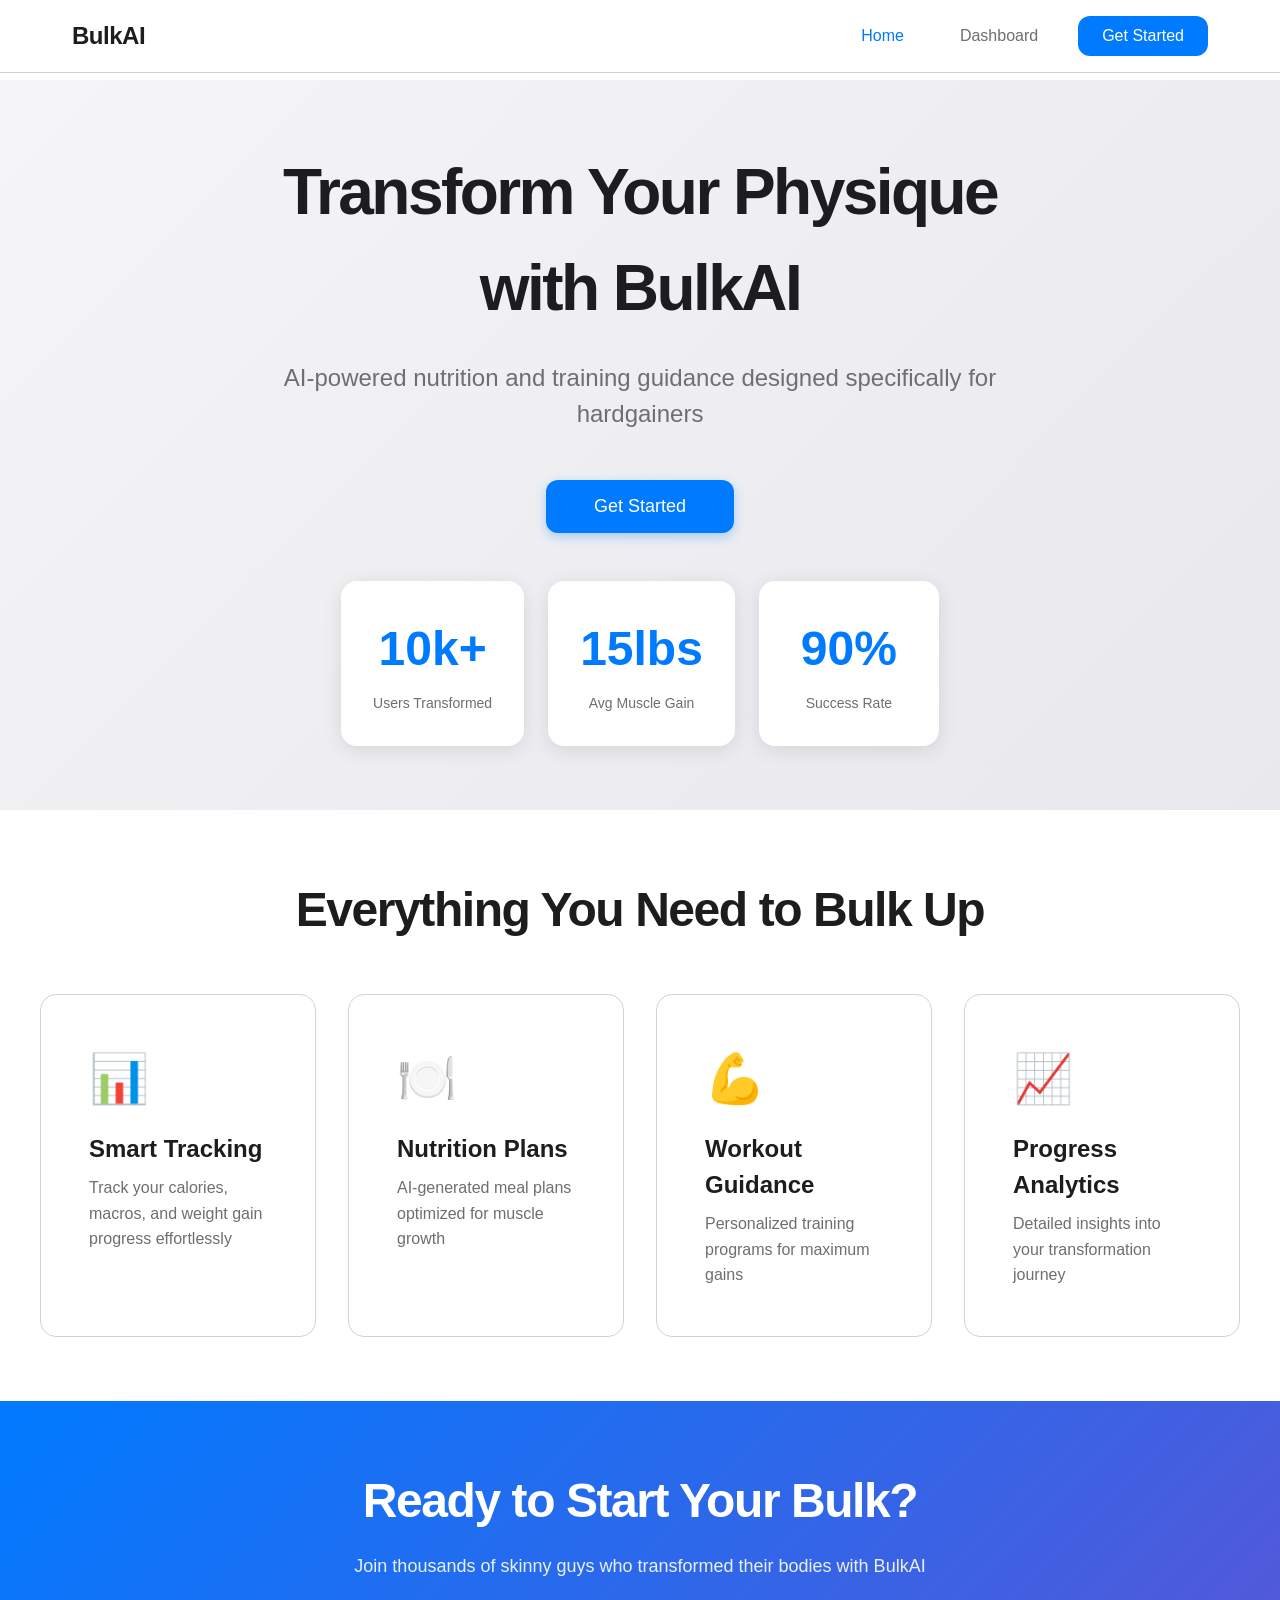
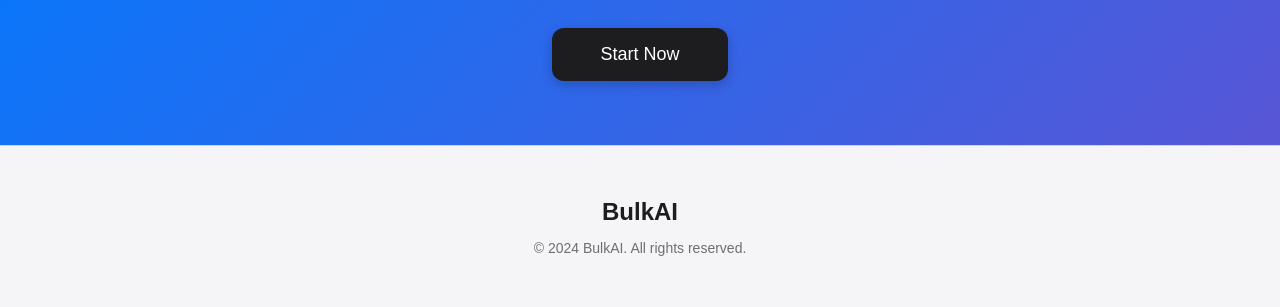
<file: index.html>
<!DOCTYPE html>
<html lang="en">
<head>
    <meta charset="UTF-8">
    <meta name="viewport" content="width=device-width, initial-scale=1.0">
    <title>BulkAI - Smart Muscle Gain for Skinny Guys</title>
    <link rel="stylesheet" href="styles.css">
</head>
<body>
    <!-- Navigation -->
    <nav class="navbar">
        <div class="nav-container">
            <div class="logo">BulkAI</div>
            <div class="nav-links">
                <a href="index.html" class="nav-link active">Home</a>
                <a href="dashboard.html" class="nav-link">Dashboard</a>
                <a href="#" class="nav-link btn-primary" id="getStartedNav">Get Started</a>
            </div>
        </div>
    </nav>

    <!-- Hero Section -->
    <section class="hero">
        <div class="hero-content fade-in">
            <h1 class="hero-title">Transform Your Physique with BulkAI</h1>
            <p class="hero-subtitle">AI-powered nutrition and training guidance designed specifically for hardgainers</p>
            <button class="cta-button" id="getStartedBtn">Get Started</button>
        </div>
        <div class="hero-visual fade-in-delayed">
            <div class="stat-card">
                <div class="stat-number">10k+</div>
                <div class="stat-label">Users Transformed</div>
            </div>
            <div class="stat-card">
                <div class="stat-number">15lbs</div>
                <div class="stat-label">Avg Muscle Gain</div>
            </div>
            <div class="stat-card">
                <div class="stat-number">90%</div>
                <div class="stat-label">Success Rate</div>
            </div>
        </div>
    </section>

    <!-- Features Section -->
    <section class="features">
        <div class="features-container">
            <h2 class="section-title">Everything You Need to Bulk Up</h2>
            <div class="features-grid">
                <div class="feature-card slide-up">
                    <div class="feature-icon">📊</div>
                    <h3 class="feature-title">Smart Tracking</h3>
                    <p class="feature-description">Track your calories, macros, and weight gain progress effortlessly</p>
                </div>
                <div class="feature-card slide-up delay-1">
                    <div class="feature-icon">🍽️</div>
                    <h3 class="feature-title">Nutrition Plans</h3>
                    <p class="feature-description">AI-generated meal plans optimized for muscle growth</p>
                </div>
                <div class="feature-card slide-up delay-2">
                    <div class="feature-icon">💪</div>
                    <h3 class="feature-title">Workout Guidance</h3>
                    <p class="feature-description">Personalized training programs for maximum gains</p>
                </div>
                <div class="feature-card slide-up delay-3">
                    <div class="feature-icon">📈</div>
                    <h3 class="feature-title">Progress Analytics</h3>
                    <p class="feature-description">Detailed insights into your transformation journey</p>
                </div>
            </div>
        </div>
    </section>

    <!-- CTA Section -->
    <section class="cta-section">
        <div class="cta-content fade-in">
            <h2 class="cta-title">Ready to Start Your Bulk?</h2>
            <p class="cta-text">Join thousands of skinny guys who transformed their bodies with BulkAI</p>
            <button class="cta-button secondary" id="startNowBtn">Start Now</button>
        </div>
    </section>

    <!-- Footer -->
    <footer class="footer">
        <div class="footer-content">
            <div class="footer-logo">BulkAI</div>
            <p class="footer-text">© 2024 BulkAI. All rights reserved.</p>
        </div>
    </footer>

    <script src="script.js"></script>
</body>
</html>
</file>
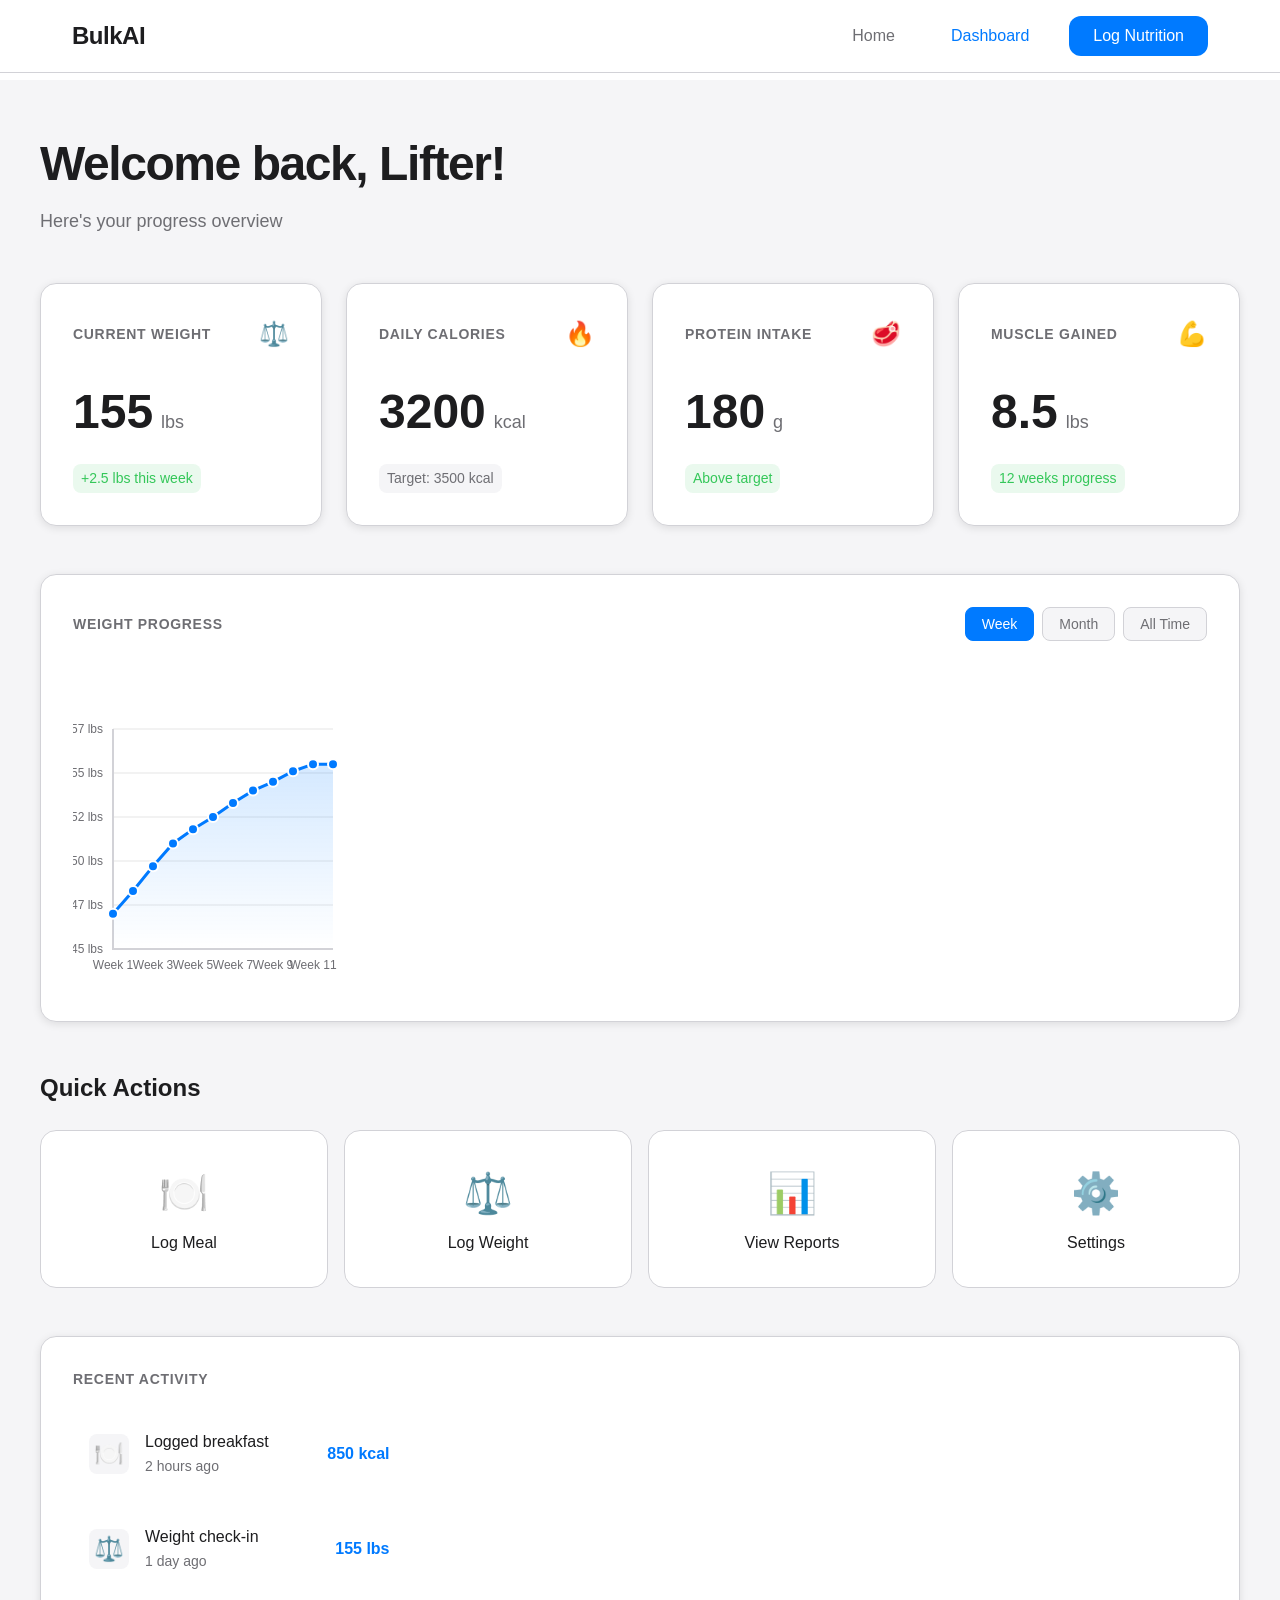
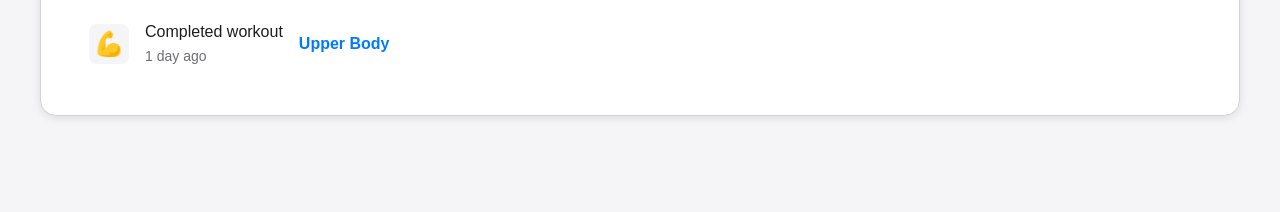
<file: dashboard.html>
<!DOCTYPE html>
<html lang="en">
<head>
    <meta charset="UTF-8">
    <meta name="viewport" content="width=device-width, initial-scale=1.0">
    <title>Dashboard - BulkAI</title>
    <link rel="stylesheet" href="styles.css">
</head>
<body>
    <!-- Navigation -->
    <nav class="navbar">
        <div class="nav-container">
            <div class="logo">BulkAI</div>
            <div class="nav-links">
                <a href="index.html" class="nav-link">Home</a>
                <a href="dashboard.html" class="nav-link active">Dashboard</a>
                <a href="nutrition.html" class="nav-link btn-primary">Log Nutrition</a>
            </div>
        </div>
    </nav>

    <!-- Dashboard Content -->
    <main class="dashboard">
        <div class="dashboard-container">
            <!-- Welcome Section -->
            <div class="dashboard-header fade-in">
                <h1 class="dashboard-title">Welcome back, Lifter!</h1>
                <p class="dashboard-subtitle">Here's your progress overview</p>
            </div>

            <!-- Stats Cards -->
            <div class="stats-grid fade-in-delayed">
                <div class="dashboard-card">
                    <div class="card-header">
                        <h3 class="card-title">Current Weight</h3>
                        <span class="card-icon">⚖️</span>
                    </div>
                    <div class="card-content">
                        <div class="metric-value" id="currentWeight">155</div>
                        <div class="metric-unit">lbs</div>
                    </div>
                    <div class="card-footer">
                        <span class="trend positive">+2.5 lbs this week</span>
                    </div>
                </div>

                <div class="dashboard-card">
                    <div class="card-header">
                        <h3 class="card-title">Daily Calories</h3>
                        <span class="card-icon">🔥</span>
                    </div>
                    <div class="card-content">
                        <div class="metric-value" id="dailyCalories">3200</div>
                        <div class="metric-unit">kcal</div>
                    </div>
                    <div class="card-footer">
                        <span class="trend neutral">Target: 3500 kcal</span>
                    </div>
                </div>

                <div class="dashboard-card">
                    <div class="card-header">
                        <h3 class="card-title">Protein Intake</h3>
                        <span class="card-icon">🥩</span>
                    </div>
                    <div class="card-content">
                        <div class="metric-value" id="proteinIntake">180</div>
                        <div class="metric-unit">g</div>
                    </div>
                    <div class="card-footer">
                        <span class="trend positive">Above target</span>
                    </div>
                </div>

                <div class="dashboard-card">
                    <div class="card-header">
                        <h3 class="card-title">Muscle Gained</h3>
                        <span class="card-icon">💪</span>
                    </div>
                    <div class="card-content">
                        <div class="metric-value" id="muscleGained">8.5</div>
                        <div class="metric-unit">lbs</div>
                    </div>
                    <div class="card-footer">
                        <span class="trend positive">12 weeks progress</span>
                    </div>
                </div>
            </div>

            <!-- Progress Chart Section -->
            <div class="chart-section slide-up">
                <div class="dashboard-card full-width">
                    <div class="card-header">
                        <h3 class="card-title">Weight Progress</h3>
                        <div class="chart-controls">
                            <button class="chart-btn active" data-period="week">Week</button>
                            <button class="chart-btn" data-period="month">Month</button>
                            <button class="chart-btn" data-period="all">All Time</button>
                        </div>
                    </div>
                    <div class="card-content">
                        <div class="chart-container">
                            <canvas id="progressChart"></canvas>
                        </div>
                    </div>
                </div>
            </div>

            <!-- Quick Actions -->
            <div class="quick-actions slide-up delay-1">
                <h2 class="section-title-small">Quick Actions</h2>
                <div class="actions-grid">
                    <a href="nutrition.html" class="action-card">
                        <div class="action-icon">🍽️</div>
                        <div class="action-title">Log Meal</div>
                    </a>
                    <div class="action-card" id="logWeightCard">
                        <div class="action-icon">⚖️</div>
                        <div class="action-title">Log Weight</div>
                    </div>
                    <div class="action-card">
                        <div class="action-icon">📊</div>
                        <div class="action-title">View Reports</div>
                    </div>
                    <div class="action-card">
                        <div class="action-icon">⚙️</div>
                        <div class="action-title">Settings</div>
                    </div>
                </div>
            </div>

            <!-- Recent Activity -->
            <div class="activity-section slide-up delay-2">
                <div class="dashboard-card full-width">
                    <div class="card-header">
                        <h3 class="card-title">Recent Activity</h3>
                    </div>
                    <div class="card-content">
                        <div class="activity-list">
                            <div class="activity-item">
                                <div class="activity-icon">🍽️</div>
                                <div class="activity-details">
                                    <div class="activity-title">Logged breakfast</div>
                                    <div class="activity-time">2 hours ago</div>
                                </div>
                                <div class="activity-value">850 kcal</div>
                            </div>
                            <div class="activity-item">
                                <div class="activity-icon">⚖️</div>
                                <div class="activity-details">
                                    <div class="activity-title">Weight check-in</div>
                                    <div class="activity-time">1 day ago</div>
                                </div>
                                <div class="activity-value">155 lbs</div>
                            </div>
                            <div class="activity-item">
                                <div class="activity-icon">💪</div>
                                <div class="activity-details">
                                    <div class="activity-title">Completed workout</div>
                                    <div class="activity-time">1 day ago</div>
                                </div>
                                <div class="activity-value">Upper Body</div>
                            </div>
                        </div>
                    </div>
                </div>
            </div>
        </div>
    </main>

    <script src="script.js"></script>
    <script src="dashboard.js"></script>
</body>
</html>
</file>
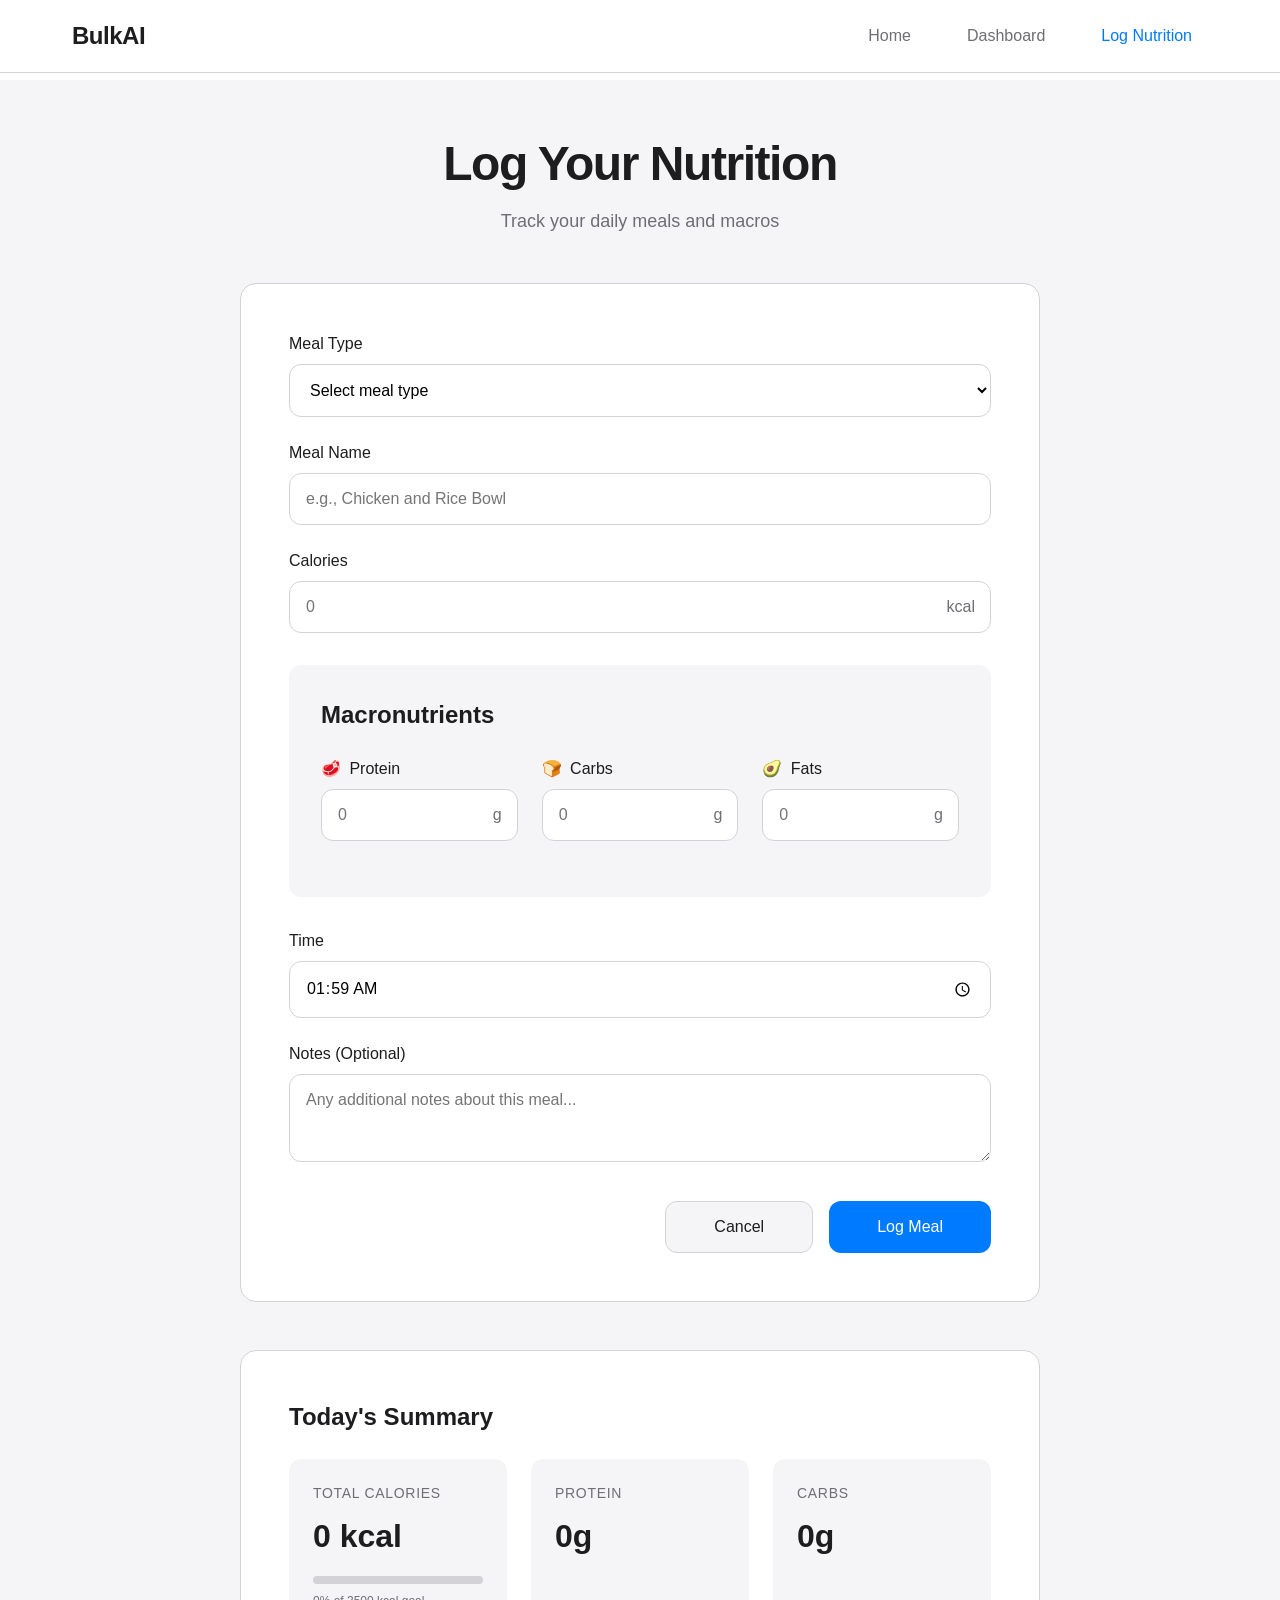
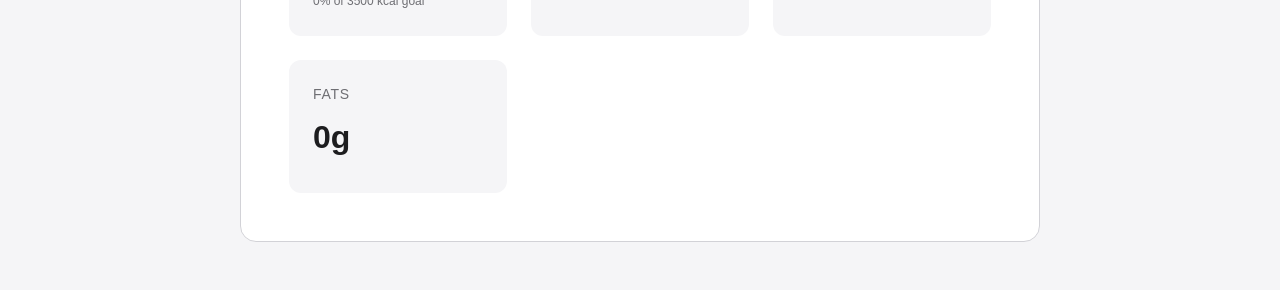
<file: nutrition.html>
<!DOCTYPE html>
<html lang="en">
<head>
    <meta charset="UTF-8">
    <meta name="viewport" content="width=device-width, initial-scale=1.0">
    <title>Log Nutrition - BulkAI</title>
    <link rel="stylesheet" href="styles.css">
</head>
<body>
    <!-- Navigation -->
    <nav class="navbar">
        <div class="nav-container">
            <div class="logo">BulkAI</div>
            <div class="nav-links">
                <a href="index.html" class="nav-link">Home</a>
                <a href="dashboard.html" class="nav-link">Dashboard</a>
                <a href="nutrition.html" class="nav-link active">Log Nutrition</a>
            </div>
        </div>
    </nav>

    <!-- Nutrition Form -->
    <main class="nutrition-page">
        <div class="form-container fade-in">
            <div class="form-header">
                <h1 class="form-title">Log Your Nutrition</h1>
                <p class="form-subtitle">Track your daily meals and macros</p>
            </div>

            <form class="nutrition-form" id="nutritionForm">
                <!-- Meal Type -->
                <div class="form-group slide-up">
                    <label for="mealType" class="form-label">Meal Type</label>
                    <select id="mealType" name="mealType" class="form-input" required>
                        <option value="">Select meal type</option>
                        <option value="breakfast">Breakfast</option>
                        <option value="lunch">Lunch</option>
                        <option value="dinner">Dinner</option>
                        <option value="snack">Snack</option>
                        <option value="post-workout">Post-Workout</option>
                    </select>
                </div>

                <!-- Meal Name -->
                <div class="form-group slide-up delay-1">
                    <label for="mealName" class="form-label">Meal Name</label>
                    <input 
                        type="text" 
                        id="mealName" 
                        name="mealName" 
                        class="form-input" 
                        placeholder="e.g., Chicken and Rice Bowl"
                        required
                    >
                </div>

                <!-- Calories -->
                <div class="form-group slide-up delay-2">
                    <label for="calories" class="form-label">Calories</label>
                    <div class="input-with-unit">
                        <input 
                            type="number" 
                            id="calories" 
                            name="calories" 
                            class="form-input" 
                            placeholder="0"
                            min="0"
                            required
                        >
                        <span class="input-unit">kcal</span>
                    </div>
                </div>

                <!-- Macros Section -->
                <div class="macros-section slide-up delay-3">
                    <h3 class="section-title-small">Macronutrients</h3>
                    <div class="macros-grid">
                        <!-- Protein -->
                        <div class="form-group">
                            <label for="protein" class="form-label">
                                <span class="macro-icon">🥩</span> Protein
                            </label>
                            <div class="input-with-unit">
                                <input 
                                    type="number" 
                                    id="protein" 
                                    name="protein" 
                                    class="form-input" 
                                    placeholder="0"
                                    min="0"
                                    step="0.1"
                                    required
                                >
                                <span class="input-unit">g</span>
                            </div>
                        </div>

                        <!-- Carbs -->
                        <div class="form-group">
                            <label for="carbs" class="form-label">
                                <span class="macro-icon">🍞</span> Carbs
                            </label>
                            <div class="input-with-unit">
                                <input 
                                    type="number" 
                                    id="carbs" 
                                    name="carbs" 
                                    class="form-input" 
                                    placeholder="0"
                                    min="0"
                                    step="0.1"
                                    required
                                >
                                <span class="input-unit">g</span>
                            </div>
                        </div>

                        <!-- Fats -->
                        <div class="form-group">
                            <label for="fats" class="form-label">
                                <span class="macro-icon">🥑</span> Fats
                            </label>
                            <div class="input-with-unit">
                                <input 
                                    type="number" 
                                    id="fats" 
                                    name="fats" 
                                    class="form-input" 
                                    placeholder="0"
                                    min="0"
                                    step="0.1"
                                    required
                                >
                                <span class="input-unit">g</span>
                            </div>
                        </div>
                    </div>
                </div>

                <!-- Time -->
                <div class="form-group slide-up delay-4">
                    <label for="mealTime" class="form-label">Time</label>
                    <input 
                        type="time" 
                        id="mealTime" 
                        name="mealTime" 
                        class="form-input" 
                        required
                    >
                </div>

                <!-- Notes -->
                <div class="form-group slide-up delay-5">
                    <label for="notes" class="form-label">Notes (Optional)</label>
                    <textarea 
                        id="notes" 
                        name="notes" 
                        class="form-input form-textarea" 
                        placeholder="Any additional notes about this meal..."
                        rows="3"
                    ></textarea>
                </div>

                <!-- Submit Buttons -->
                <div class="form-actions slide-up delay-6">
                    <button type="button" class="btn-secondary" id="cancelBtn">Cancel</button>
                    <button type="submit" class="btn-primary">Log Meal</button>
                </div>
            </form>

            <!-- Daily Summary -->
            <div class="daily-summary slide-up delay-7">
                <h3 class="section-title-small">Today's Summary</h3>
                <div class="summary-grid">
                    <div class="summary-item">
                        <div class="summary-label">Total Calories</div>
                        <div class="summary-value" id="totalCalories">0 kcal</div>
                        <div class="summary-progress">
                            <div class="progress-bar">
                                <div class="progress-fill" id="caloriesProgress" style="width: 0%"></div>
                            </div>
                            <span class="progress-text">0% of 3500 kcal goal</span>
                        </div>
                    </div>
                    <div class="summary-item">
                        <div class="summary-label">Protein</div>
                        <div class="summary-value" id="totalProtein">0g</div>
                    </div>
                    <div class="summary-item">
                        <div class="summary-label">Carbs</div>
                        <div class="summary-value" id="totalCarbs">0g</div>
                    </div>
                    <div class="summary-item">
                        <div class="summary-label">Fats</div>
                        <div class="summary-value" id="totalFats">0g</div>
                    </div>
                </div>
            </div>
        </div>
    </main>

    <script src="script.js"></script>
    <script src="nutrition.js"></script>
</body>
</html>
</file>
<file: styles.css>
/* Global Styles & SF Pro Font */
* {
    margin: 0;
    padding: 0;
    box-sizing: border-box;
}

:root {
    /* Colors - Apple-inspired palette */
    --primary: #007AFF;
    --primary-dark: #0051D5;
    --secondary: #5856D6;
    --success: #34C759;
    --warning: #FF9500;
    --error: #FF3B30;
    --background: #FFFFFF;
    --surface: #F5F5F7;
    --surface-elevated: #FFFFFF;
    --text-primary: #1D1D1F;
    --text-secondary: #6E6E73;
    --border: #D2D2D7;
    --shadow: rgba(0, 0, 0, 0.1);
    
    /* Typography */
    --font-family: -apple-system, BlinkMacSystemFont, 'Segoe UI', 'Roboto', 'Helvetica Neue', Arial, sans-serif;
    --font-size-xs: 0.75rem;
    --font-size-sm: 0.875rem;
    --font-size-base: 1rem;
    --font-size-lg: 1.125rem;
    --font-size-xl: 1.5rem;
    --font-size-2xl: 2rem;
    --font-size-3xl: 3rem;
    --font-size-4xl: 4rem;
    
    /* Spacing */
    --spacing-xs: 0.25rem;
    --spacing-sm: 0.5rem;
    --spacing-md: 1rem;
    --spacing-lg: 1.5rem;
    --spacing-xl: 2rem;
    --spacing-2xl: 3rem;
    --spacing-3xl: 4rem;
    
    /* Border Radius */
    --radius-sm: 8px;
    --radius-md: 12px;
    --radius-lg: 16px;
    --radius-xl: 24px;
    
    /* Transitions */
    --transition-fast: 150ms ease;
    --transition-base: 250ms ease;
    --transition-slow: 350ms ease;
}

body {
    font-family: var(--font-family);
    background-color: var(--background);
    color: var(--text-primary);
    line-height: 1.5;
    -webkit-font-smoothing: antialiased;
    -moz-osx-font-smoothing: grayscale;
}

/* Navigation */
.navbar {
    position: fixed;
    top: 0;
    left: 0;
    right: 0;
    background: rgba(255, 255, 255, 0.8);
    backdrop-filter: blur(20px);
    -webkit-backdrop-filter: blur(20px);
    border-bottom: 1px solid var(--border);
    z-index: 1000;
    padding: var(--spacing-md) 0;
}

.nav-container {
    max-width: 1200px;
    margin: 0 auto;
    padding: 0 var(--spacing-xl);
    display: flex;
    justify-content: space-between;
    align-items: center;
}

.logo {
    font-size: var(--font-size-xl);
    font-weight: 600;
    color: var(--text-primary);
    letter-spacing: -0.02em;
}

.nav-links {
    display: flex;
    gap: var(--spacing-lg);
    align-items: center;
}

.nav-link {
    color: var(--text-secondary);
    text-decoration: none;
    font-size: var(--font-size-base);
    font-weight: 400;
    transition: color var(--transition-fast);
    padding: var(--spacing-sm) var(--spacing-md);
    border-radius: var(--radius-sm);
}

.nav-link:hover {
    color: var(--text-primary);
}

.nav-link.active {
    color: var(--primary);
}

.nav-link.btn-primary {
    background: var(--primary);
    color: white;
    font-weight: 500;
    padding: var(--spacing-sm) var(--spacing-lg);
}

.nav-link.btn-primary:hover {
    background: var(--primary-dark);
    color: white;
}

/* Hero Section */
.hero {
    margin-top: 80px;
    padding: var(--spacing-3xl) var(--spacing-xl);
    min-height: 80vh;
    display: flex;
    flex-direction: column;
    align-items: center;
    justify-content: center;
    text-align: center;
    background: linear-gradient(135deg, #F5F5F7 0%, #E8E8ED 100%);
}

.hero-content {
    max-width: 800px;
    margin-bottom: var(--spacing-2xl);
}

.hero-title {
    font-size: var(--font-size-4xl);
    font-weight: 700;
    letter-spacing: -0.04em;
    margin-bottom: var(--spacing-lg);
    color: var(--text-primary);
}

.hero-subtitle {
    font-size: var(--font-size-xl);
    color: var(--text-secondary);
    margin-bottom: var(--spacing-2xl);
    font-weight: 400;
}

.cta-button {
    background: var(--primary);
    color: white;
    border: none;
    padding: var(--spacing-md) var(--spacing-2xl);
    font-size: var(--font-size-lg);
    font-weight: 500;
    border-radius: var(--radius-md);
    cursor: pointer;
    transition: all var(--transition-base);
    box-shadow: 0 4px 12px rgba(0, 122, 255, 0.3);
}

.cta-button:hover {
    background: var(--primary-dark);
    transform: translateY(-2px);
    box-shadow: 0 8px 20px rgba(0, 122, 255, 0.4);
}

.cta-button.secondary {
    background: var(--text-primary);
    box-shadow: 0 4px 12px rgba(0, 0, 0, 0.2);
}

.cta-button.secondary:hover {
    background: #000;
    box-shadow: 0 8px 20px rgba(0, 0, 0, 0.3);
}

.hero-visual {
    display: flex;
    gap: var(--spacing-lg);
    flex-wrap: wrap;
    justify-content: center;
}

.stat-card {
    background: var(--surface-elevated);
    padding: var(--spacing-xl);
    border-radius: var(--radius-lg);
    box-shadow: 0 4px 20px var(--shadow);
    min-width: 180px;
    transition: transform var(--transition-base);
}

.stat-card:hover {
    transform: translateY(-4px);
}

.stat-number {
    font-size: var(--font-size-3xl);
    font-weight: 700;
    color: var(--primary);
    margin-bottom: var(--spacing-sm);
}

.stat-label {
    font-size: var(--font-size-sm);
    color: var(--text-secondary);
    font-weight: 500;
}

/* Features Section */
.features {
    padding: var(--spacing-3xl) var(--spacing-xl);
    background: var(--background);
}

.features-container {
    max-width: 1200px;
    margin: 0 auto;
}

.section-title {
    font-size: var(--font-size-3xl);
    font-weight: 700;
    text-align: center;
    margin-bottom: var(--spacing-2xl);
    letter-spacing: -0.03em;
}

.features-grid {
    display: grid;
    grid-template-columns: repeat(auto-fit, minmax(250px, 1fr));
    gap: var(--spacing-xl);
}

.feature-card {
    background: var(--surface-elevated);
    padding: var(--spacing-2xl);
    border-radius: var(--radius-lg);
    border: 1px solid var(--border);
    transition: all var(--transition-base);
}

.feature-card:hover {
    transform: translateY(-4px);
    box-shadow: 0 8px 24px var(--shadow);
    border-color: var(--primary);
}

.feature-icon {
    font-size: 3rem;
    margin-bottom: var(--spacing-md);
}

.feature-title {
    font-size: var(--font-size-xl);
    font-weight: 600;
    margin-bottom: var(--spacing-sm);
}

.feature-description {
    color: var(--text-secondary);
    font-size: var(--font-size-base);
    line-height: 1.6;
}

/* CTA Section */
.cta-section {
    padding: var(--spacing-3xl) var(--spacing-xl);
    background: linear-gradient(135deg, var(--primary) 0%, var(--secondary) 100%);
    text-align: center;
}

.cta-content {
    max-width: 800px;
    margin: 0 auto;
}

.cta-title {
    font-size: var(--font-size-3xl);
    font-weight: 700;
    color: white;
    margin-bottom: var(--spacing-md);
    letter-spacing: -0.03em;
}

.cta-text {
    font-size: var(--font-size-lg);
    color: rgba(255, 255, 255, 0.9);
    margin-bottom: var(--spacing-2xl);
}

/* Footer */
.footer {
    background: var(--surface);
    padding: var(--spacing-2xl) var(--spacing-xl);
    text-align: center;
    border-top: 1px solid var(--border);
}

.footer-logo {
    font-size: var(--font-size-xl);
    font-weight: 600;
    margin-bottom: var(--spacing-sm);
}

.footer-text {
    color: var(--text-secondary);
    font-size: var(--font-size-sm);
}

/* Dashboard Styles */
.dashboard {
    margin-top: 80px;
    padding: var(--spacing-2xl) var(--spacing-xl);
    background: var(--surface);
    min-height: 100vh;
}

.dashboard-container {
    max-width: 1200px;
    margin: 0 auto;
}

.dashboard-header {
    margin-bottom: var(--spacing-2xl);
}

.dashboard-title {
    font-size: var(--font-size-3xl);
    font-weight: 700;
    margin-bottom: var(--spacing-sm);
    letter-spacing: -0.03em;
}

.dashboard-subtitle {
    font-size: var(--font-size-lg);
    color: var(--text-secondary);
}

.stats-grid {
    display: grid;
    grid-template-columns: repeat(auto-fit, minmax(250px, 1fr));
    gap: var(--spacing-lg);
    margin-bottom: var(--spacing-2xl);
}

.dashboard-card {
    background: var(--surface-elevated);
    border-radius: var(--radius-lg);
    padding: var(--spacing-xl);
    border: 1px solid var(--border);
    box-shadow: 0 2px 8px var(--shadow);
    transition: all var(--transition-base);
}

.dashboard-card:hover {
    box-shadow: 0 4px 16px var(--shadow);
    transform: translateY(-2px);
}

.dashboard-card.full-width {
    grid-column: 1 / -1;
}

.card-header {
    display: flex;
    justify-content: space-between;
    align-items: center;
    margin-bottom: var(--spacing-lg);
}

.card-title {
    font-size: var(--font-size-sm);
    font-weight: 600;
    color: var(--text-secondary);
    text-transform: uppercase;
    letter-spacing: 0.05em;
}

.card-icon {
    font-size: 1.5rem;
}

.card-content {
    display: flex;
    align-items: baseline;
    gap: var(--spacing-sm);
}

.metric-value {
    font-size: var(--font-size-3xl);
    font-weight: 700;
    color: var(--text-primary);
}

.metric-unit {
    font-size: var(--font-size-lg);
    color: var(--text-secondary);
}

.card-footer {
    margin-top: var(--spacing-md);
}

.trend {
    font-size: var(--font-size-sm);
    font-weight: 500;
    padding: var(--spacing-xs) var(--spacing-sm);
    border-radius: var(--radius-sm);
    display: inline-block;
}

.trend.positive {
    color: var(--success);
    background: rgba(52, 199, 89, 0.1);
}

.trend.negative {
    color: var(--error);
    background: rgba(255, 59, 48, 0.1);
}

.trend.neutral {
    color: var(--text-secondary);
    background: var(--surface);
}

/* Chart Section */
.chart-section {
    margin-bottom: var(--spacing-2xl);
}

.chart-controls {
    display: flex;
    gap: var(--spacing-sm);
}

.chart-btn {
    padding: var(--spacing-sm) var(--spacing-md);
    border: 1px solid var(--border);
    background: var(--surface);
    color: var(--text-secondary);
    border-radius: var(--radius-sm);
    cursor: pointer;
    font-size: var(--font-size-sm);
    font-weight: 500;
    transition: all var(--transition-fast);
}

.chart-btn:hover {
    background: var(--surface-elevated);
}

.chart-btn.active {
    background: var(--primary);
    color: white;
    border-color: var(--primary);
}

.chart-container {
    height: 300px;
    display: flex;
    align-items: center;
    justify-content: center;
    color: var(--text-secondary);
    font-size: var(--font-size-lg);
    margin-top: var(--spacing-lg);
}

/* Quick Actions */
.quick-actions {
    margin-bottom: var(--spacing-2xl);
}

.section-title-small {
    font-size: var(--font-size-xl);
    font-weight: 600;
    margin-bottom: var(--spacing-lg);
}

.actions-grid {
    display: grid;
    grid-template-columns: repeat(auto-fit, minmax(150px, 1fr));
    gap: var(--spacing-md);
}

.action-card {
    background: var(--surface-elevated);
    padding: var(--spacing-xl);
    border-radius: var(--radius-lg);
    text-align: center;
    cursor: pointer;
    transition: all var(--transition-base);
    border: 1px solid var(--border);
    text-decoration: none;
    color: var(--text-primary);
    display: block;
}

.action-card:hover {
    transform: translateY(-4px);
    box-shadow: 0 8px 24px var(--shadow);
    border-color: var(--primary);
}

.action-icon {
    font-size: 2.5rem;
    margin-bottom: var(--spacing-sm);
}

.action-title {
    font-size: var(--font-size-base);
    font-weight: 500;
}

/* Activity Section */
.activity-section {
    margin-bottom: var(--spacing-2xl);
}

.activity-list {
    display: flex;
    flex-direction: column;
    gap: var(--spacing-md);
}

.activity-item {
    display: flex;
    align-items: center;
    gap: var(--spacing-md);
    padding: var(--spacing-md);
    border-radius: var(--radius-md);
    transition: background var(--transition-fast);
}

.activity-item:hover {
    background: var(--surface);
}

.activity-icon {
    font-size: 1.5rem;
    width: 40px;
    height: 40px;
    display: flex;
    align-items: center;
    justify-content: center;
    background: var(--surface);
    border-radius: var(--radius-sm);
}

.activity-details {
    flex: 1;
}

.activity-title {
    font-weight: 500;
    font-size: var(--font-size-base);
    margin-bottom: 2px;
}

.activity-time {
    font-size: var(--font-size-sm);
    color: var(--text-secondary);
}

.activity-value {
    font-weight: 600;
    color: var(--primary);
}

/* Nutrition Form Styles */
.nutrition-page {
    margin-top: 80px;
    padding: var(--spacing-2xl) var(--spacing-xl);
    background: var(--surface);
    min-height: 100vh;
}

.form-container {
    max-width: 800px;
    margin: 0 auto;
}

.form-header {
    text-align: center;
    margin-bottom: var(--spacing-2xl);
}

.form-title {
    font-size: var(--font-size-3xl);
    font-weight: 700;
    margin-bottom: var(--spacing-sm);
    letter-spacing: -0.03em;
}

.form-subtitle {
    font-size: var(--font-size-lg);
    color: var(--text-secondary);
}

.nutrition-form {
    background: var(--surface-elevated);
    padding: var(--spacing-2xl);
    border-radius: var(--radius-lg);
    border: 1px solid var(--border);
    margin-bottom: var(--spacing-2xl);
}

.form-group {
    margin-bottom: var(--spacing-lg);
}

.form-label {
    display: block;
    font-size: var(--font-size-base);
    font-weight: 500;
    margin-bottom: var(--spacing-sm);
    color: var(--text-primary);
}

.macro-icon {
    margin-right: var(--spacing-xs);
}

.form-input {
    width: 100%;
    padding: var(--spacing-md);
    border: 1px solid var(--border);
    border-radius: var(--radius-md);
    font-size: var(--font-size-base);
    font-family: var(--font-family);
    transition: all var(--transition-fast);
    background: var(--background);
}

.form-input:focus {
    outline: none;
    border-color: var(--primary);
    box-shadow: 0 0 0 3px rgba(0, 122, 255, 0.1);
}

.form-textarea {
    resize: vertical;
    min-height: 80px;
}

.input-with-unit {
    position: relative;
}

.input-with-unit .form-input {
    padding-right: 50px;
}

.input-unit {
    position: absolute;
    right: var(--spacing-md);
    top: 50%;
    transform: translateY(-50%);
    color: var(--text-secondary);
    font-weight: 500;
}

.macros-section {
    margin: var(--spacing-xl) 0;
    padding: var(--spacing-xl);
    background: var(--surface);
    border-radius: var(--radius-md);
}

.macros-grid {
    display: grid;
    grid-template-columns: repeat(auto-fit, minmax(150px, 1fr));
    gap: var(--spacing-lg);
}

.form-actions {
    display: flex;
    gap: var(--spacing-md);
    justify-content: flex-end;
    margin-top: var(--spacing-xl);
}

.btn-primary,
.btn-secondary {
    padding: var(--spacing-md) var(--spacing-2xl);
    border: none;
    border-radius: var(--radius-md);
    font-size: var(--font-size-base);
    font-weight: 500;
    cursor: pointer;
    transition: all var(--transition-base);
    font-family: var(--font-family);
}

.btn-primary {
    background: var(--primary);
    color: white;
}

.btn-primary:hover {
    background: var(--primary-dark);
    transform: translateY(-1px);
}

.btn-secondary {
    background: var(--surface);
    color: var(--text-primary);
    border: 1px solid var(--border);
}

.btn-secondary:hover {
    background: var(--border);
}

/* Daily Summary */
.daily-summary {
    background: var(--surface-elevated);
    padding: var(--spacing-2xl);
    border-radius: var(--radius-lg);
    border: 1px solid var(--border);
}

.summary-grid {
    display: grid;
    grid-template-columns: repeat(auto-fit, minmax(200px, 1fr));
    gap: var(--spacing-lg);
    margin-top: var(--spacing-lg);
}

.summary-item {
    padding: var(--spacing-lg);
    background: var(--surface);
    border-radius: var(--radius-md);
}

.summary-label {
    font-size: var(--font-size-sm);
    color: var(--text-secondary);
    margin-bottom: var(--spacing-sm);
    font-weight: 500;
    text-transform: uppercase;
    letter-spacing: 0.05em;
}

.summary-value {
    font-size: var(--font-size-2xl);
    font-weight: 700;
    color: var(--text-primary);
    margin-bottom: var(--spacing-sm);
}

.summary-progress {
    margin-top: var(--spacing-md);
}

.progress-bar {
    width: 100%;
    height: 8px;
    background: var(--border);
    border-radius: 4px;
    overflow: hidden;
    margin-bottom: var(--spacing-xs);
}

.progress-fill {
    height: 100%;
    background: linear-gradient(90deg, var(--primary) 0%, var(--secondary) 100%);
    border-radius: 4px;
    transition: width var(--transition-slow);
}

.progress-text {
    font-size: var(--font-size-xs);
    color: var(--text-secondary);
}

/* Animations */
@keyframes fadeIn {
    from {
        opacity: 0;
        transform: translateY(20px);
    }
    to {
        opacity: 1;
        transform: translateY(0);
    }
}

@keyframes slideUp {
    from {
        opacity: 0;
        transform: translateY(30px);
    }
    to {
        opacity: 1;
        transform: translateY(0);
    }
}

.fade-in {
    animation: fadeIn 0.6s ease-out;
}

.fade-in-delayed {
    animation: fadeIn 0.8s ease-out 0.2s both;
}

.slide-up {
    animation: slideUp 0.6s ease-out;
}

.slide-up.delay-1 {
    animation: slideUp 0.6s ease-out 0.1s both;
}

.slide-up.delay-2 {
    animation: slideUp 0.6s ease-out 0.2s both;
}

.slide-up.delay-3 {
    animation: slideUp 0.6s ease-out 0.3s both;
}

.slide-up.delay-4 {
    animation: slideUp 0.6s ease-out 0.4s both;
}

.slide-up.delay-5 {
    animation: slideUp 0.6s ease-out 0.5s both;
}

.slide-up.delay-6 {
    animation: slideUp 0.6s ease-out 0.6s both;
}

.slide-up.delay-7 {
    animation: slideUp 0.6s ease-out 0.7s both;
}

/* Responsive Design */
@media (max-width: 768px) {
    .hero-title {
        font-size: var(--font-size-3xl);
    }
    
    .hero-subtitle {
        font-size: var(--font-size-lg);
    }
    
    .section-title {
        font-size: var(--font-size-2xl);
    }
    
    .dashboard-title,
    .form-title,
    .cta-title {
        font-size: var(--font-size-2xl);
    }
    
    .stats-grid,
    .features-grid,
    .actions-grid,
    .summary-grid,
    .macros-grid {
        grid-template-columns: 1fr;
    }
    
    .nav-links {
        gap: var(--spacing-sm);
    }
    
    .nav-link {
        font-size: var(--font-size-sm);
        padding: var(--spacing-xs) var(--spacing-sm);
    }
    
    .hero {
        padding: var(--spacing-2xl) var(--spacing-md);
    }
    
    .features,
    .dashboard,
    .nutrition-page {
        padding: var(--spacing-xl) var(--spacing-md);
    }
    
    .nutrition-form {
        padding: var(--spacing-lg);
    }
    
    .form-actions {
        flex-direction: column-reverse;
    }
    
    .form-actions button {
        width: 100%;
    }
}

@media (max-width: 480px) {
    .hero-title {
        font-size: var(--font-size-2xl);
    }
    
    .metric-value {
        font-size: var(--font-size-2xl);
    }
    
    .stat-number {
        font-size: var(--font-size-2xl);
    }
}
</file>
